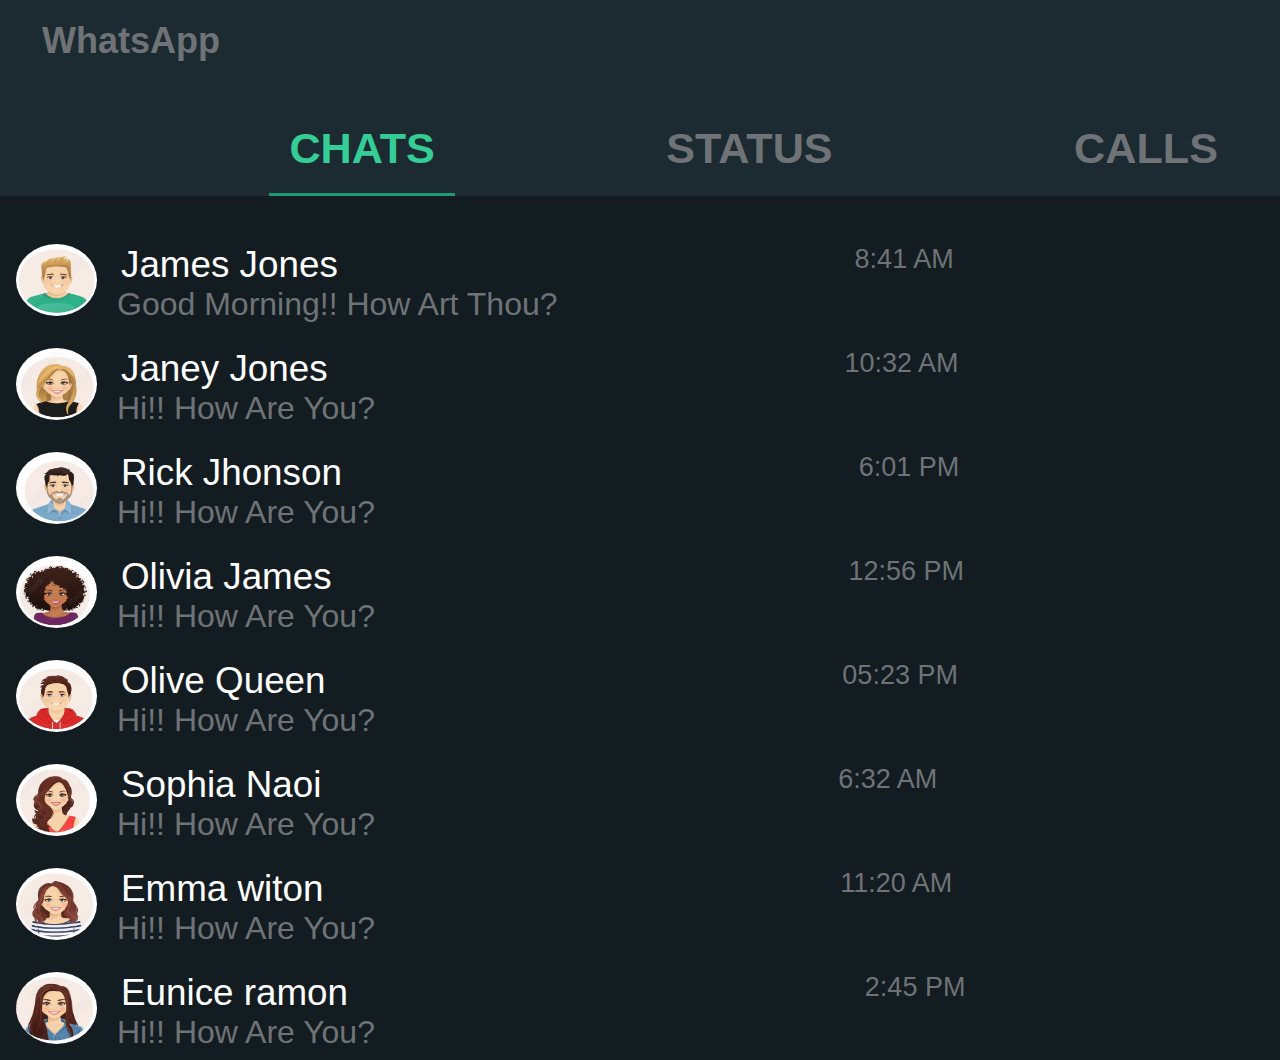
<file: index.html>
<html lang="en">
<head>
    <meta charset="UTF-8">
    <meta http-equiv="X-UA-Compatible" content="IE=edge">
    <meta name="viewport" content="width=device-width, initial-scale=1.0">

    <!-- Custom CSS -->
    <link rel="stylesheet" href="style.css">

    <!-- Favicon -->
    <link rel="shortcut icon" href="images/favicon.png" type="image/x-icon">
    
    <!-- FontAwesome CDN -->
    <link rel="stylesheet" href="https://pro.fontawesome.com/releases/v5.10.0/css/all.css" integrity="sha384-AYmEC3Yw5cVb3ZcuHtOA93w35dYTsvhLPVnYs9eStHfGJvOvKxVfELGroGkvsg+p" crossorigin="anonymous"/>

    <!-- Title -->
    <title>WhatsApp</title>
</head>
<body>
    
  <!-- <header>
    <nav>
      <div class="navbar__primary">
        <h1>Scroll Down</h1>
        <p>Scroll down to see the sticky effect.</p>
      </div>
      
      <div class="navbar__secondary" id="navbar__secondary">
        <h2>My Header</h2>
      </div>
    </nav>
  </header> -->
  
  <!-- Header Section -->
  <header class="header">

    <!-- Navbar -->
    <nav class="nav">

      <div class="nav__main" id="nav__main">
        <!-- First Navbar -->
        <div class="nav__primary">
            <div class="nav__primary__logo">WhatsApp</div>
            <div class="nav__primary__search__more">
                <div class="nav__primary__search">

                  <!-- Trigger/Open The Search -->
                    <button onclick="showSearch()" class="nav__search__btn">
                      <i class="far fa-search"></i>
                    </button>
                </div>
                <div class="nav__primary__more">

                  <!-- Trigger/Open The Modal -->
                    <button id="nav__modal__btn" class="nav__modal__btn">
                      <i class="far fa-ellipsis-v"></i>
                    </button>
                </div>
            </div>
        </div>

        <!-- The Modal -->
        <div id="myModal" class="modal">

          <!-- Modal content -->
          <div class="modal-content">
            <!-- <span class="close">&times;</span> -->
            <p>New group</p>
            <p>New broadcast</p>
            <p>Linked devices</p>
            <p>Starred messages</p>
            <p>Payments</p>
            <p>Settings</p>
          </div>

        </div>

        <!-- Second Navbar -->
        <div class="nav__secondary" id="nav__secondary">
            <a href="#tab-1" onclick="addActiveClass_01()">
              <div class="nav__secondary__camera" id="show__camera">
                <i class="fas fa-camera"></i>
              </div>
            </a>
            <a href="#tab-2" onclick="addActiveClass_02()">
              <div class="nav__secondary__chat active" id="show__chat">
                CHATS
              </div>    
            </a>
            <a href="#tab-3" onclick="addActiveClass_03()">
              <div class="nav__secondary__status" id="show__status">
                STATUS
              </div>
            </a>
            <a href="#tab-4" onclick="addActiveClass_04()">
              <div class="nav__secondary__calls" id="show__calls">
                CALLS
              </div>
            </a>
        </div>
      </div>

      <div class="nav__search__main nav__hidden" id="nav__search__main">

          <div class="nav__search__primary">
            <div class="nav__search__back">
              <button onclick="showHome()" class="nav__back__btn">
                <i class="far fa-arrow-left"></i>
              </button>
            </div>
            <div class="nav__serach__bar">
              <input type="text" name="search" id="search" placeholder="Search..." />
            </div>
          </div>

          <div class="nav__search__secondary">
            <div class="nav__search__secondary__row">
              <div class="nav__search__secondary__photos">
                <i class="fas fa-image"></i> <span>Photos</span> 
              </div>
              <div class="nav__search__secondary__videos">
                <i class="fas fa-video"></i> Videos
              </div>
              <div class="nav__search__secondary__links">
                <i class="fas fa-link"></i> Links
              </div>
            </div>
            <div class="nav__search__secondary__row">
              <div class="nav__search__secondary__gifs">
                <img src="svg/gif.svg" alt="gif image"> GIFs
              </div>
              <div class="nav__search__secondary__audio">
                <i class="fas fa-headphones"></i> Audio
              </div>
              <div class="nav__search__secondary__documents">
                <i class="fas fa-file-alt"></i> Documents
              </div>
            </div>
          </div>
      </div>

    </nav>
  </header>

  <!-- Main Section -->
  <main>
    <section>
      <div class="tab">
        <div id="tab-1" class="tab-content">tab 1 content</div>
        <div id="tab-2" class="tab-content">tab 2 content</div>
        <div id="tab-3" class="tab-content">tab 3 content</div>
        <div id="tab-4" class="tab-content">tab 4 content</div>
      </div>
    </div>
    </section>
  </main>
  
  <script src="index.js"></script>
  <script src="https://code.jquery.com/jquery-1.10.2.js"></script>

  <script>

    // Show Camera Content
    $(function(){
      $("#tab-1").load("camera.html");
    });

    // Show Chat Content
    $(function(){
      $("#tab-2").load("chats.html");
    });

    // Show Status Content
    $(function(){
      $("#tab-3").load("status.html");
    });

    // Show Calls Content
    $(function(){
      $("#tab-4").load("calls.html");
    });

    // Switching Tabs
    $(document).ready(function(){

    $('a').click(function(event) {
      event.preventDefault();
      
      // display only active tab content
      var activeTab = $(this).attr("href");
      $('.tab-content').not(activeTab).css("display","none");
      $(activeTab).fadeIn();
      
      });
    });
  </script>
</body>
</html>
</file>
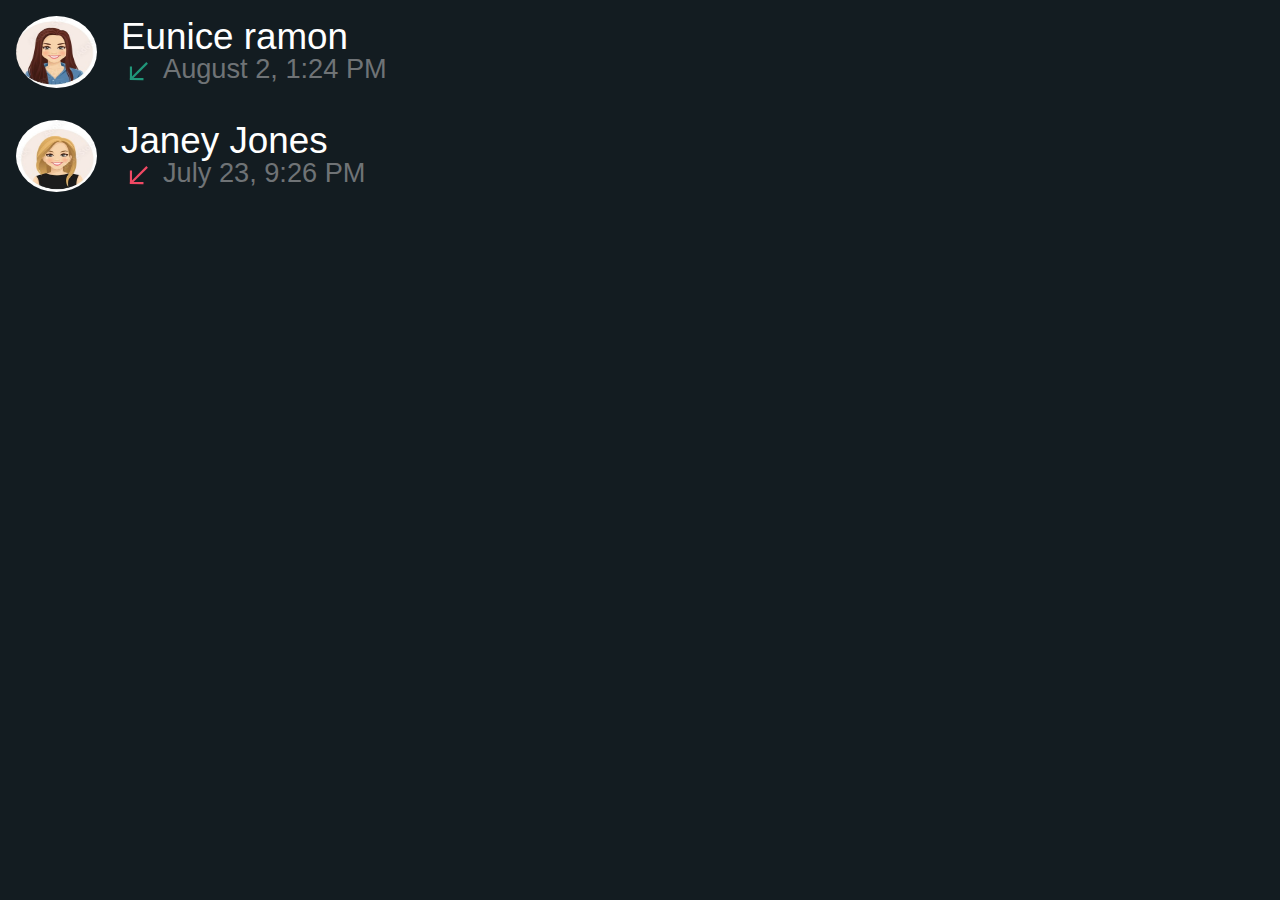
<file: calls.html>
<html lang="en">
<head>
    <meta charset="UTF-8">
    <meta http-equiv="X-UA-Compatible" content="IE=edge">
    <meta name="viewport" content="width=device-width, initial-scale=1.0">
    
    <!-- Custom CSS -->
    <link rel="stylesheet" href="style.css">

    <title>Calls</title>
</head>
<body>
    <main>
        <section>
            <!-- Call Profile Card 01 -->
            <div class="profile__card">
                <div class="profile__picture">
                    <img src="images/profile_08.jpg" alt="profile 01" />
                </div>
                <div class="profile__details">
                    <div class="profile__title">
                        <div class="profile__name size">
                            Eunice ramon
                        </div>
                        <div class="call_profile__time">
                            <i class="fas fa-phone-alt"></i>
                        </div>
                    </div>
                    <div class="profile__subtitle space">
                       <img src="svg/arrow_green.svg" alt=""><span class="subtitle"> August 2, 1:24 PM </span>
                    </div>
                </div>
            </div>

            <!-- Call Profile Card 02 -->
            <div class="profile__card">
                <div class="profile__picture">
                    <img src="images/profile_02.jpg" alt="profile 02" />
                </div>
                <div class="profile__details">
                    <div class="profile__title">
                        <div class="profile__name size">
                            Janey Jones
                        </div>
                        <div class="call_profile__time sp1">
                            <i class="fas fa-phone-alt"></i>
                        </div>
                    </div>
                    <div class="profile__subtitle space">
                       <img src="svg/arrow_red.svg" alt=""><span class="subtitle"> July 23, 9:26 PM </span>
                    </div>
                </div>
            </div>
        </section>
    </main>
</body>
</html>
</file>
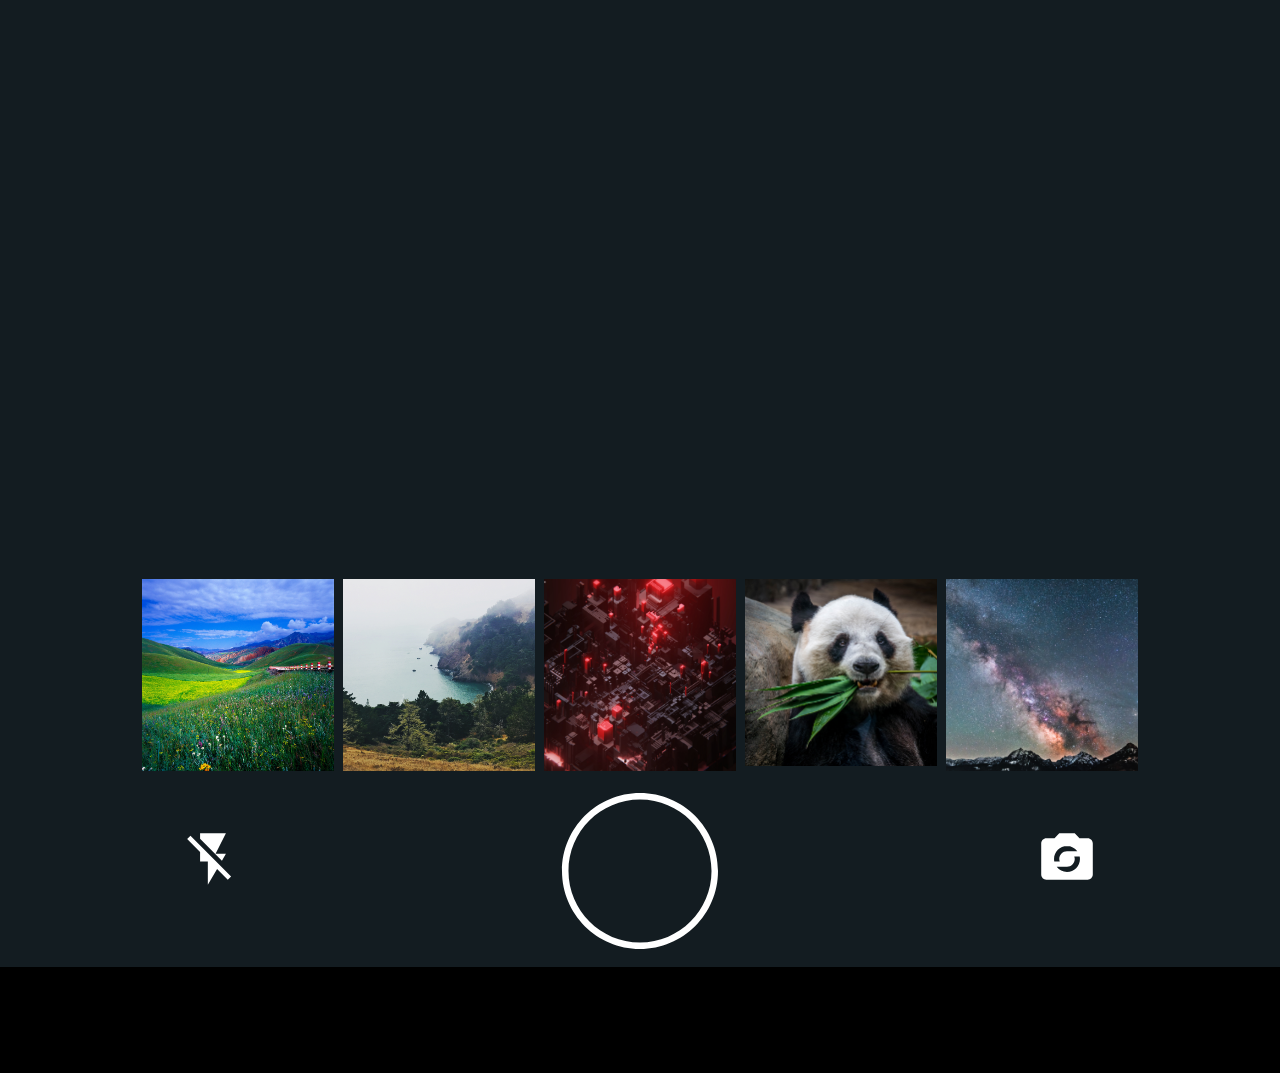
<file: camera.html>
<html lang="en">
<head>
    <meta charset="UTF-8">
    <meta http-equiv="X-UA-Compatible" content="IE=edge">
    <meta name="viewport" content="width=device-width, initial-scale=1.0">
    <!-- Custom CSS -->
    <link rel="stylesheet" href="style.css">

    <!-- Title -->
    <title>Camera</title>
</head>
<body>

    <div class="camera__up">
        <i class="fas fa-chevron-up"></i>
    </div>
    <div class="camera__container">
        <div class="camera__pic">
            <img src="images/camera_01.jpg" alt="camera image" />
        </div>
        <div class="camera__pic">
            <img src="images/camera_02.jpg" alt="camera image" />
        </div>
        <div class="camera__pic">
            <img src="images/camera_03.jpg" alt="camera image" />
        </div>
        <div class="camera__pic">
            <img src="images/camera_04.jpg" alt="camera image" />
        </div>
        <div class="camera__pic">
            <img src="images/camera_05.jpg" alt="camera image" />
        </div>
    </div>

    <div class="camera__icons">
        <div class="camera__flash">
            <img src="svg/flash_off.svg" alt="camera flash" />
        </div>
        <div class="camera__tap">
            <img src="svg/circle.svg" alt="camera tap button" />
        </div>
        <div class="camera__button">
            <img src="svg/camera.svg" alt="camera button" />
        </div>
    </div>
    <div class="camera__instruction">
        Hold for video, tap for photo
    </div>

</body>
</html>
</file>
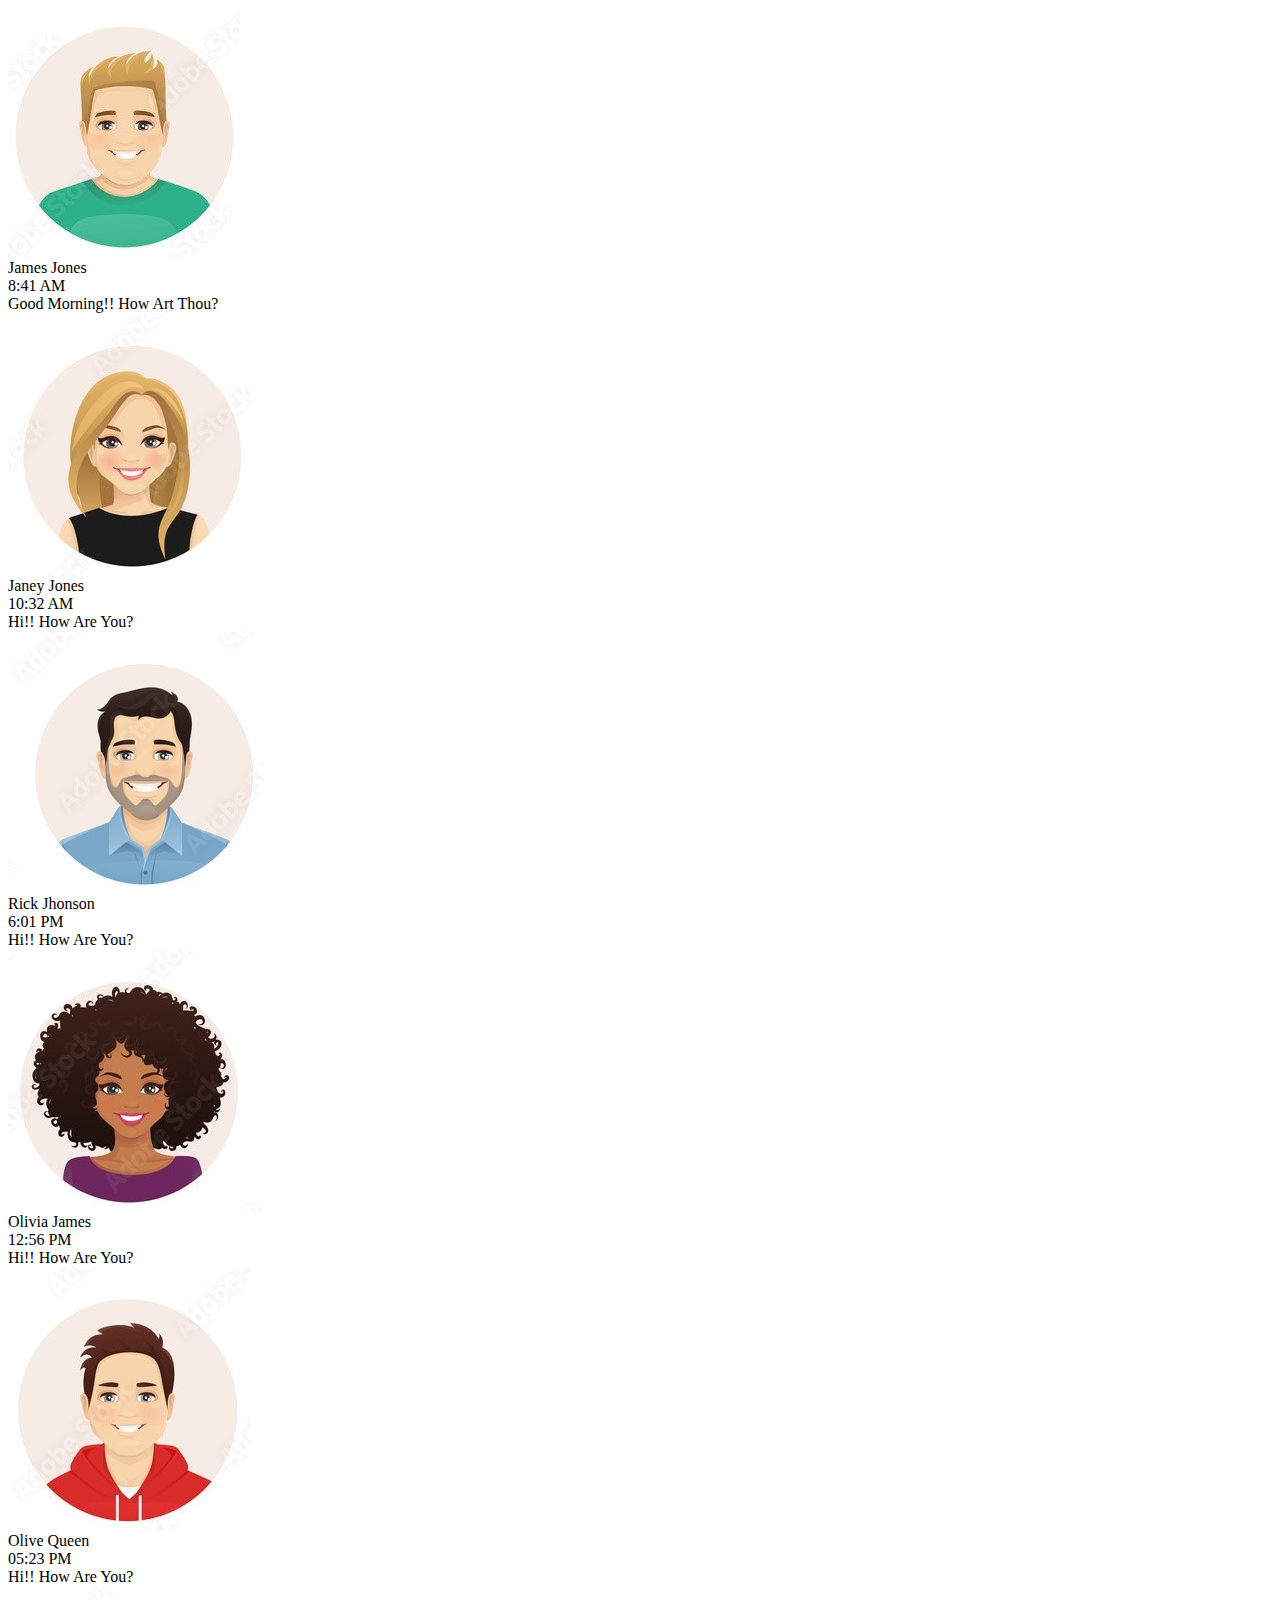
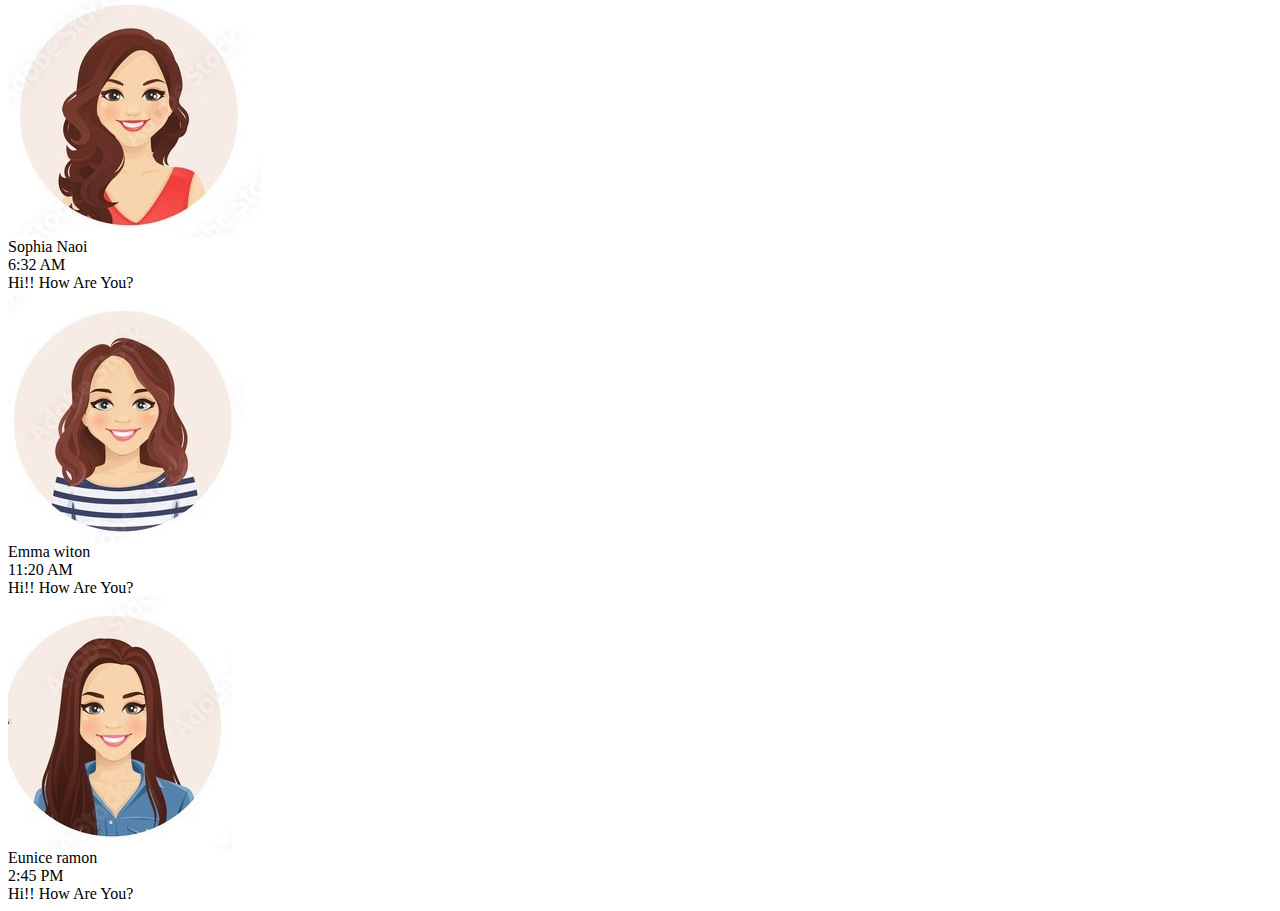
<file: chats.html>
<html lang="en">
<head>
    <meta charset="UTF-8">
    <meta http-equiv="X-UA-Compatible" content="IE=edge">
    <meta name="viewport" content="width=device-width, initial-scale=1.0">
    <title>Chats</title>
</head>
<body>
    <!-- Main Section -->
    <main>
        <section>
            <!-- Profile Card 01 -->
            <div class="profile__card">
                <div class="profile__picture">
                    <img src="images/profile_01.jpg" alt="profile 01" />
                </div>
                <div class="profile__details">
                    <div class="profile__title">
                        <div class="profile__name">
                            James Jones
                        </div>
                        <div class="profile__time">
                            8:41 AM 
                        </div>
                    </div>
                    <div class="profile__subtitle">
                        Good Morning!! How Art Thou?
                    </div>
                </div>
            </div>

            <!-- Profile Card 02 -->
            <div class="profile__card">
                <div class="profile__picture">
                    <img src="images/profile_02.jpg" alt="profile 01" />
                </div>
                <div class="profile__details">
                    <div class="profile__title">
                        <div class="profile__name size">
                            Janey Jones
                        </div>
                        <div class="profile__time">
                            10:32 AM 
                        </div>
                    </div>
                    <div class="profile__subtitle">
                        Hi!! How Are You?
                    </div>
                </div>
            </div>

            <!-- Profile Card 03 -->
            <div class="profile__card">
                <div class="profile__picture">
                    <img src="images/profile_03.jpg" alt="profile 01" />
                </div>
                <div class="profile__details">
                    <div class="profile__title">
                        <div class="profile__name size">
                            Rick Jhonson
                        </div>
                        <div class="profile__time">
                            6:01 PM 
                        </div>
                    </div>
                    <div class="profile__subtitle">
                        Hi!! How Are You?
                    </div>
                </div>
            </div>

            <!-- Profile Card 04 -->
            <div class="profile__card">
                <div class="profile__picture">
                    <img src="images/profile_04.jpg" alt="profile 01" />
                </div>
                <div class="profile__details">
                    <div class="profile__title">
                        <div class="profile__name size">
                            Olivia James
                        </div>
                        <div class="profile__time">
                            12:56 PM 
                        </div>
                    </div>
                    <div class="profile__subtitle">
                        Hi!! How Are You?
                    </div>
                </div>
            </div>

            <!-- Profile Card 05 -->
            <div class="profile__card">
                <div class="profile__picture">
                    <img src="images/profile_05.jpg" alt="profile 01" />
                </div>
                <div class="profile__details">
                    <div class="profile__title">
                        <div class="profile__name size">
                            Olive Queen
                        </div>
                        <div class="profile__time">
                            05:23 PM 
                        </div>
                    </div>
                    <div class="profile__subtitle">
                        Hi!! How Are You?
                    </div>
                </div>
            </div>

            <!-- Profile Card 06 -->
            <div class="profile__card">
                <div class="profile__picture">
                    <img src="images/profile_06.jpg" alt="profile 01" />
                </div>
                <div class="profile__details">
                    <div class="profile__title">
                        <div class="profile__name size">
                            Sophia Naoi
                        </div>
                        <div class="profile__time">
                            6:32 AM 
                        </div>
                    </div>
                    <div class="profile__subtitle">
                        Hi!! How Are You?
                    </div>
                </div>
            </div>

            <!-- Profile Card 07 -->
            <div class="profile__card">
                <div class="profile__picture">
                    <img src="images/profile_07.jpg" alt="profile 01" />
                </div>
                <div class="profile__details">
                    <div class="profile__title">
                        <div class="profile__name size">
                            Emma witon
                        </div>
                        <div class="profile__time">
                            11:20 AM 
                        </div>
                    </div>
                    <div class="profile__subtitle">
                        Hi!! How Are You?
                    </div>
                </div>
            </div>

            <!-- Profile Card 08 -->
            <div class="profile__card">
                <div class="profile__picture">
                    <img src="images/profile_08.jpg" alt="profile 01" />
                </div>
                <div class="profile__details">
                    <div class="profile__title">
                        <div class="profile__name size">
                            Eunice ramon
                        </div>
                        <div class="profile__time">
                            2:45 PM 
                        </div>
                    </div>
                    <div class="profile__subtitle">
                        Hi!! How Are You?
                    </div>
                </div>
            </div>
        </section>
    </main>
</body>
</html>
</file>
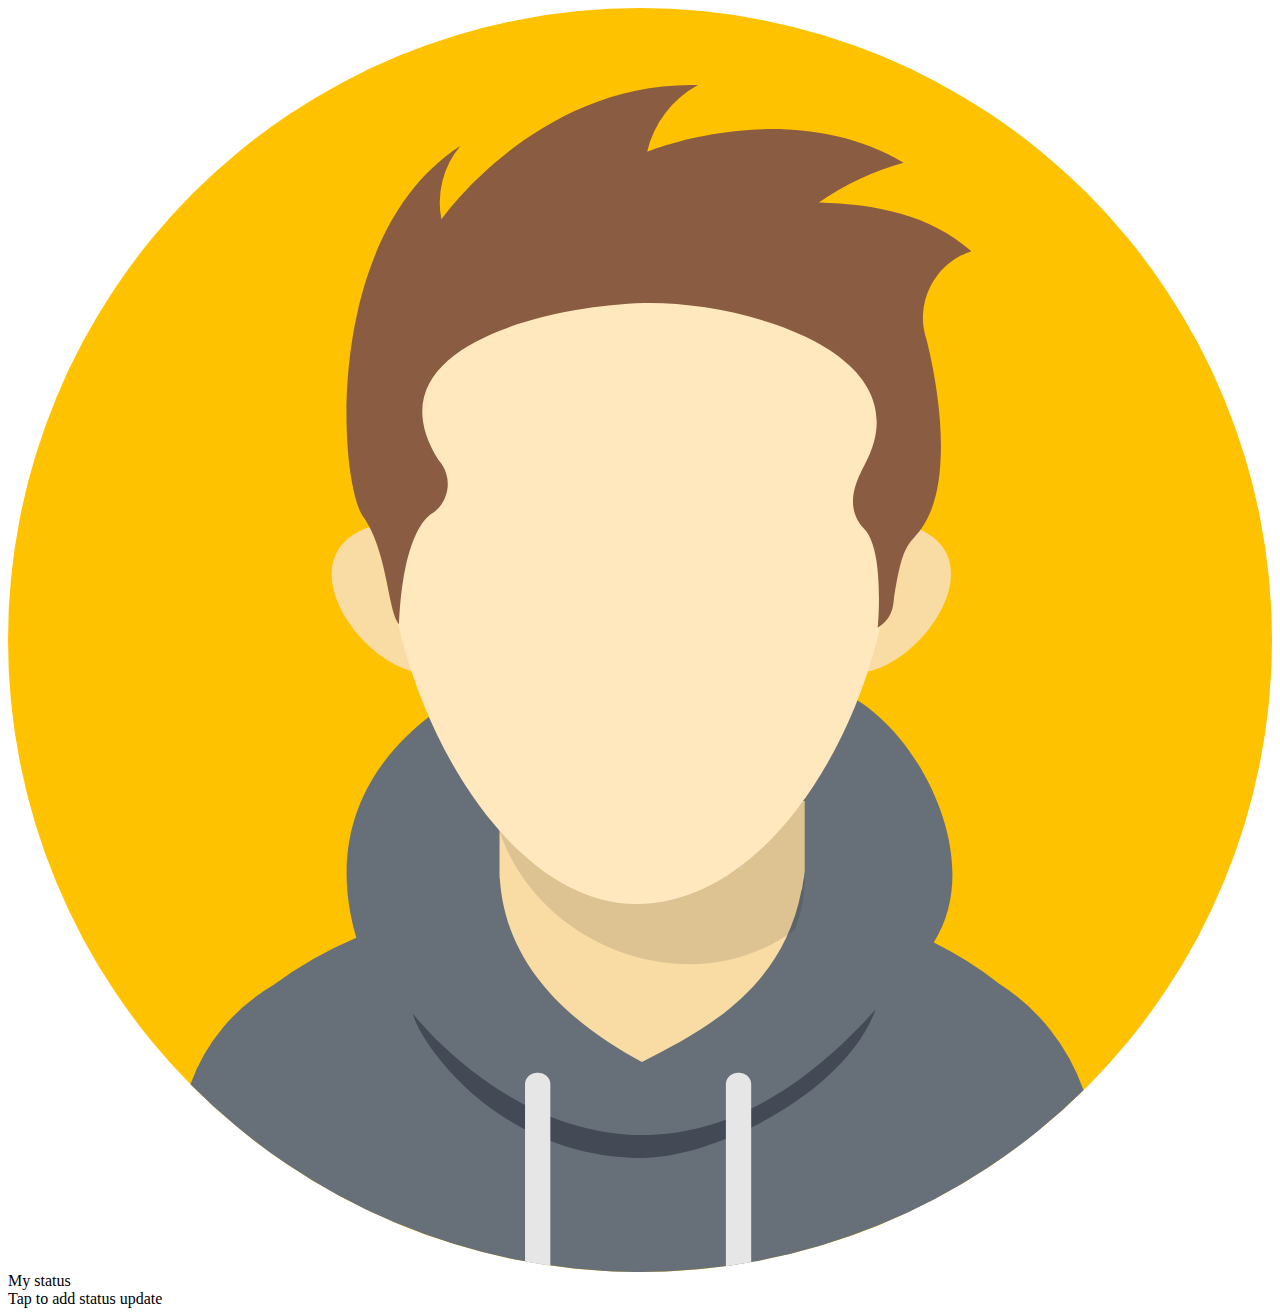
<file: status.html>
<html lang="en">
<head>
    <meta charset="UTF-8">
    <meta http-equiv="X-UA-Compatible" content="IE=edge">
    <meta name="viewport" content="width=device-width, initial-scale=1.0">
    <title>Status</title>
</head>
<body>
    <main>
        <section>
            <div class="status__container">
                <div class="status__image__container">
                    <div class="status__image">
                        <img src="svg/profile.svg" alt="user image" />
                    </div>
                    <div class="status__add">
                        <i class="fal fa-plus"></i>
                    </div>
                </div>

                <div class="status__text__container">
                    <div class="status__title">
                        My status
                    </div>
                    <div class="status__subtitle">
                        Tap to add status update
                    </div>
                </div>
            </div>
        </section>
    </main>
</body>
</html>
</file>
<file: style.css>
/* Colors */
:root {

    /* Dark-Mode */
    --nav-color: #1c2a31;
    --bg-color: #131C21;
    --text-color: #6F7376;
    --msg-color: #056162;
    --nav-green: #20977a;
    --mic-green: #35CD96;
    --name-color: #fff;
    --read-tick-color: #34B7F1;
    --room-dark : #396CD3;
    --room-light: #4079EC;
    --contact-dark: #0795DC;
    --contact-light: #0EABF4;
    --document-dark: #5157AE;
    --document-light: #5F66CD;
    --camera-dark: #D3396D;
    --camera-light: #EC407A;
    --photos-dark: #AC44CF;
    --photos-light: #BF59CF;

    /* Light-Mode */
}

* {
    margin: 0px;
    padding: 0px;
    box-sizing: border-box;
}

body {
    background-color: var(--bg-color);
    font-family: Segoe UI,Helvetica Neue,Helvetica,Lucida Grande,Arial,Ubuntu,Cantarell,Fira Sans,sans-serif;
}

.content {
    padding: 16px;
    color: #f1f1f1;
}
  
.sticky {
    position: fixed;
    top: 0;
    width: 100%;
  }
  
.sticky + .content {
    padding-top: 102px;
  }
  
nav {
    color: var(--text-color);
    font-size: 4vh;
    font-weight: 600;
    background-color: var(--nav-color);
    box-shadow: 0 7px rgb(225 225 225 / 0%);
}

.nav__hidden {
    display: none;
}
.nav__search__main {
    margin-top: -0.9rem;
}

.nav__primary {
    display: flex;
    justify-content: space-between;
}

.nav__primary__search__more {
    display: flex;
    gap: 1rem;
}

.nav__search__btn {
    font-size: 25px;
    border-radius: 50%;
    padding: 7px 7px;
    background-color: transparent;
    outline: none;
    border: none;
    color: var(--text-color);
}

.nav__search__btn:hover {
    animation: slide 0.2s ease-in-out;
}

.nav__modal__btn {
    font-size: 30px;
    border-radius: 50%;
    padding: 5px 16px;
    background-color: transparent;
    outline: none;
    border: none;
    color: var(--text-color);
}

.nav__modal__btn:hover {
    animation: slide 0.2s ease-in-out;
}

.nav__secondary {
    display: flex;
    justify-content: space-between;
    background-color: var(--nav-color);
}

.nav__secondary__camera {
    height: 100%;
}

.nav__secondary__camera:hover {
    animation: slide 0.2s ease-in-out;
}

.nav__secondary__chat {
    height: 100%;
}

.nav__secondary__chat:hover {
    animation: slide 0.2s ease-in-out;
}

.nav__secondary__status {
    height: 100%;
}

.nav__secondary__status:hover {
    animation: slide 0.2s ease-in-out;
}

.nav__secondary__calls {
    height: 100%;
}

.nav__secondary__calls:hover {
    animation: slide 0.2s ease-in-out;
}

.tab-content {
    display: none;
    color: var(--name-color);
  }

#tab-2 {
    display: block;
}


/* The Modal (background) */
.modal {
    display: none; /* Hidden by default */
    position: fixed; /* Stay in place */
    z-index: 1; /* Sit on top */
    left: 82px;
    top: -48px;
    width: 100%; /* Full width */
    height: 100%; /* Full height */
    overflow: auto; /* Enable scroll if needed */
  }
  
  /* Modal Content/Box */
  .modal-content {
    background-color: var(--nav-color);
    margin: 15% auto; /* 15% from the top and centered */
    font-size: 1.1rem;
    color: var(--name-color);
    font-weight: 300;
    box-shadow: 3px 3px 5px 6px rgba( 25, 25, 25, 0.2);
    width: 50%; /* Could be more or less, depending on screen size */
  }

  .modal-content > p {
      padding: 10px 15px;
  }
   
.modal-content > p:hover {
    animation: slide 0.2s ease-in-out;
}

.active {
    color: var(--mic-green);
    border-bottom: 3px solid var(--nav-green);
} 

.nav__serach__main {
    background-color: var(--nav-color);
    display: flex;
    transition: 3s ease-in-out 1s;
}

.nav__search__primary {
    display: flex;
    gap: 1rem;
    margin: 1rem;
    padding: 1rem 0.4rem 0 0.4rem;
}

a {
    text-decoration: none;
    color: var(--text-color);
}

a:hover {
    text-decoration: none;
}
.nav__search__back {
    padding: 2px;
    font-size: 25px;
}

.nav__serach__bar > input {
    width: 150%;
    height: 100%;
    border: none;
    background-color: transparent;
    font-size: 1.2rem;
    outline: none;
    caret-color: var(--mic-green);
}

.nav__search__secondary__row {
    display: flex;
    flex-wrap: wrap;
    flex-direction: row;
    justify-content: start; 
    align-content: start;
    color: var(--name-color);
}

.nav__back__btn {
    font-size: 25px;
    border-radius: 50%;
    padding: 7px 9px;
    background-color: transparent;
    outline: none;
    border: none;
    color: var(--text-color);
}

.nav__back__btn:hover {
    animation: slide 0.2s ease-in-out;
}

.nav__search__secondary__photos {
    display: flex;
    gap: 0.5rem;
    font-size: 16px;
    font-weight: 400;
    margin: 1em -0.1em 1em 0.6em;
    padding: 0.3em 0.8em 0.4em 0.8em;
    border-radius: 25px;
    background-color: #263b46;
}

.nav__search__secondary__photos > i {
    font-size: 1rem;
    margin-top: 3px;
}

.nav__search__secondary__photos:hover {
    animation: slide1 0.6s ease-in-out;
}

.nav__search__secondary__videos {
    display: flex;
    gap: 0.5rem;
    font-size: 16px;
    font-weight: 400;
    margin: 1em -0.4em 1em 0.6em;
    padding: 0.3em 0.8em 0.4em 0.8em;
    border-radius: 25px;
    background-color: #263b46;
}

.nav__search__secondary__videos > i {
    font-size: 1rem;
    margin-top: 3px;
}

.nav__search__secondary__videos:hover {
    animation: slide1 0.6s ease-in-out;
}

.nav__search__secondary__links {
    display: flex;
    gap: 0.5rem;
    font-size: 16px;
    font-weight: 400;
    margin: 1em 0em 1em 0.9em;
    padding: 0.3em 0.8em;
    border-radius: 25px;
    background-color: #263b46;
}

.nav__search__secondary__links > i {
    font-size: 1rem;
    margin-top: 3px;
}

.nav__search__secondary__links:hover {
    animation: slide1 0.6s ease-in-out;
}

.nav__search__secondary__gifs {
    display: flex;
    gap: 0.5rem;
    font-size: 15px;
    font-weight: 400;
    margin: -0.4em 0em 1em 0.6em;
    padding: 0.4em 1em 0em 1em;
    border-radius: 25px;
    background-color: #263b46;
}

.nav__search__secondary__gifs > img {
    margin: -8px -4px 0 -5px;
    width: 2rem;
    height: 2rem;
}

.nav__search__secondary__gifs:hover {
    animation: slide1 0.6s ease-in-out;
}

.nav__search__secondary__audio {
    display: flex;
    gap: 0.5rem;
    font-size: 15px;   
    font-weight: 400;
    margin: -0.4em 0em 1em 0.4em;
    padding: 0.3em 1em 0em 1em;
    border-radius: 25px;
    background-color: #263b46;
}

.nav__search__secondary__audio > i {
    font-size: 1rem;
    margin-top: 3px;
}

.nav__search__secondary__audio:hover {
    animation: slide1 0.6s ease-in-out;
}

.nav__search__secondary__documents {
    display: flex;
    gap: 0.5rem;
    font-size: 15px;
    font-weight: 400; 
    margin: -0.4em 0em 1em 0.4em;
    padding: 0.4em 1em 0em 1em;
    border-radius: 25px;
    background-color: #263b46;
}

.nav__search__secondary__documents > i {
    font-size: 0.8rem;
    margin-top: 3px;
}

.nav__search__secondary__documents:hover {
    animation: slide1 0.6s ease-in-out;
}

.profile__card {
    display: flex;
    gap: 1rem;
    color: #6F7376;
}

.profile__card:hover {
    animation: slide 0.2s ease-in-out;
}

.profile__picture {
    height: 8vh;
    width: 9vh;
}

.profile__picture > img {
    height: 100%;
    width: 100%;
    border: none;
    border-radius: 50%;
}

.profile__details {
    display: flex;
    flex-flow: column;
}
.profile__title {
    display: flex;
    gap: 5.3rem;  
    margin-top: 16px;
}

.size {
    gap: 4.3rem;
}

.profile__name {
    color: var(--name-color);
    font-size: 1.3rem;
    margin-left: -16px;
}

.profile__time {
    font-size: 14px;
}

.profile__subtitle {
    margin-left: -18px;
}

/* Camera Styling */

.camera__container {
    display: flex;
    flex-wrap: wrap-reverse;
    flex-direction: row;
    justify-content: center;
    align-items: auto;
    align-content: space-between;
}

.camera__pic {
    flex: 0 0 auto;
    margin: 1.5px;
}

.camera__pic > img {
    width: 4.25rem;
}

.camera__icons {
    display: flex;
    justify-content: space-around;   
}

.camera__up {
    padding: 4px;
    margin: 17.4rem 0 0 10rem;
}

.camera__tap > img {
    width: 6rem;
}

.camera__flash > img {
    width: 1.9rem;
    margin: 2rem 0 0 2rem;
}

.camera__button > img {
    width: 1.9rem;
    margin: 2rem 2rem 0 0;
}

.camera__instruction {
    text-align: center;
    font-size: 1.1rem;
    padding: 0.5rem;
    background-color: black;
}

/* Status Styling */
.status__image > img {
    width: 38%;
    border-radius: 50%;
}

.status__image {
    padding: 14px;
}

.status__container {
    display: flex;
}

.status__container:hover {
    animation: slide 0.2s ease-in-out;
}


.status__add {
    position: absolute;
    font-size: 1.1rem;
    background-color: var(--nav-green);
    border: 2px solid var(--bg-color);
    border-radius: 50%;
    width: 7%;
    height: 4%;
    padding: 4.5px;
    margin: -38px 0 0 45px;
}

.status__text__container {
    margin: 16px 0 0 -88px;
}

.status__title {
    font-size: 1.4rem;
}

.status__subtitle {
    color: var(--text-color);
    font-size: 1.1rem;
}

/* Call Styling */
.call_profile__time {
    color: #20977a;
    font-size: 1.6rem;
}

.space {
    margin-top: -8px;
}

.sp1 {
    margin-left: 20px;
}

.fa-phone-alt {
    padding-top: 12px;
}

.profile__subtitle > img {
    width: 15px;
    padding-right: 3px;
}

/* Animation Slide white */
@-webkit-keyframes slide {
    0% {
        background-color: rgba( 225, 225, 225, 0.2);
    }
    100% {
        background-color: rgba( 225, 225, 225, 0.4);
    }
}

/* Animation Slide1 black */
@-webkit-keyframes slide1 {
    0% {
        background-color: rgba(37, 25, 25, 0.2);
        z-index: 2;
    }
    100% {
        background-color: rgba(37, 25, 25, 0.2);
        z-index: 2;
    }
}

/* for mobile portrait / very small devices */
@media (min-width: 280px) {
    .nav__primary {
        margin: 0 1.1rem 0.8rem 1.1rem;
        padding: 13px 0 4px 0;
    }
    .nav__secondary {
        font-size: 1.2rem;
    }
    .nav__secondary__camera {
        height: 100%;
        padding: 23px;
    }
    .nav__secondary__chat {
        height: 100%;
        padding: 20px;
    }
    .nav__secondary__status {
        height: 100%;
        padding: 20px;
    }
    
    .nav__secondary__calls {
        height: 100%;
        padding: 20px;
    }
    .profile__picture {
        margin: 1rem;
    }
}

/* for mobile portrait / small devices */
@media (min-width: 350px) {
    .status__add {
        margin: -36px 0 0 52px;
        padding: 4.1px;
    }
    .status__image > img {
        width: 23%;
    }
    .status__text__container {
        margin: 21px 0 0 -226px;
    }
}

/* for mobile portrait / small devices */
@media (min-width: 411px) {
    .camera__pic > img {
        width: 4.9rem;
    }
    .camera__up {
        margin: 21.4rem 0 0 12rem;
    }
    .profile__title {
        gap: 7.3rem;
    }
    .status__add {
      padding: 4.8px;
    }
    .modal {
        left: 96px;
        top: -52px;
    }
}

/* for mobile portrait / small devices */
@media (min-height: 823px) {
    .camera__up {
        margin: 27.4rem 0 0 12rem;
    }
}
/* for mobile landscape / small devices */
@media only screen and (min-width: 768px) {
    .camera__pic > img {
        width: 8.99rem;
    }
    .camera__pic {
        margin: 4.5px;
    }
    .camera__tap > img {
        width: 8rem;
    }
    .camera__flash > img {
        width: 2.9rem;
        margin: 2.3rem 0 0 2rem;
    }
    .camera__button > img {
        width: 2.9rem;
        margin: 2.3rem 2rem 0 0;
    }
    .camera__instruction {
        font-size: 2.1rem;
        padding: 1.5rem;
    }
    .camera__up {
        margin: 25.4rem 0 0 22rem;
        font-size: 1.6rem;
    }
    .nav__primary {
        margin: 0 3.1rem 1.8rem 2.1rem;
        padding: 2rem 0 4px 0;
    }
    .nav__secondary {
        font-size: 2.2rem;
    }
    .nav__secondary__calls {
        padding: 20px 30px;
    }
    .nav__search__btn {
        font-size: 35px;
    }
    .nav__modal__btn {
        font-size: 42px;
    }
    .modal-content {
        font-size: 1.89rem;
        width: 38%;
    }
    .modal-content > p {
        padding: 14px 35px;
    }
    .modal {
        left: 227px;
        top: -92px;
    }
    .nav__serach__bar > input {
        font-size: 2.2rem;
    }
    .nav__back__btn {
        font-size: 38px;
    }
    .nav__search__secondary__photos {
        font-size: 26px;
    }
    .nav__search__secondary__photos > i {
        font-size: 1.3rem;
        margin-top: 7px;
    }
    .nav__search__secondary__videos {
        font-size: 24px;
    }
    .nav__search__secondary__videos > i {
        font-size: 1.3rem;
        margin-top: 8px;
    }
    .nav__search__secondary__links {
        font-size: 25px;
    }
    .nav__search__secondary__links > i {
        font-size: 1.3rem;
        margin-top: 5px;
    }
    .nav__search__secondary__gifs {
        font-size: 25px;
    }
    .nav__search__secondary__gifs > img {
        margin: -9px -4px 0 -9px;
        width: 3rem;
        height: 3rem;
    }
    .nav__search__secondary__audio {
        font-size: 24px;
    }
    .nav__search__secondary__audio > i {
        font-size: 1.3rem;
        margin-top: 4px;
    }
    .nav__search__secondary__documents {
        font-size: 24px;
    }
    .nav__search__secondary__documents > i {
        font-size: 1.3rem;
        margin-top: 3px;
    }
    .profile__name {
        font-size: 2.3rem;
        margin-left: -8px;
    }
    .profile__subtitle > img {
        width: 26px;
        margin: 10px;
    }
    .subtitle {
        font-size: 1.7rem;
        margin-top: 3px;
        position: absolute;
    }
    .call_profile__time {
        font-size: 2.6rem;
    }
    .profile__title {
        gap: 19.3rem;
    }
    .status__image > img {
        width: 33%;
    }
    .status__image {
        padding: 23px;
    }
    .status__add {
        margin: -54px 0 0 71px;
        font-size: 2rem;
        width: 6%;
        padding: 2px 2px 2px 7px;
    }
    .status__title {
        font-size: 2.4rem;
    }
    .status__subtitle {
        font-size: 2.1rem;
    }
    .status__text__container {
        margin: 21px 0 0 -201px;
    }
    .profile__subtitle {
        margin-left: -12px;
        font-size: 1.6rem;
    }
    .profile__time {
        font-size: 26px;
    }
}

/* for large devices */
@media (min-width: 1024px) {
    .nav__primary {
        margin: 0 2rem 2rem 2rem;
        padding: 20px 10px 10px 10px;
    }
    .nav__primary__search__more {
        gap: 2rem;
    }
    .nav__secondary {
        margin: 2rem;
        padding-bottom: 0px;
        font-size: 2.7rem;
    }
    .nav__search__btn {
        font-size: 41px;
    }
    .nav__modal__btn {
        font-size: 46px;
    }
    .modal-content {
        font-size: 2.2rem;
        width: 32%;
    }
    .modal {
        left: 21rem;
        top: -129px;
    }
    .nav__serach__bar > input {
        font-size: 2.2rem;
    }
    .nav__back__btn {
        font-size: 38px;
    }
    .nav__search__secondary__photos {
        font-size: 32px;
        border-radius: 50px;
    }
    .nav__search__secondary__photos > i {
        font-size: 1.7rem;
        margin-top: 8px;
    }

    .nav__search__secondary__videos {
        font-size: 31px;
        border-radius: 50px;
    }

    .nav__search__secondary__videos > i {
        font-size: 1.7rem;
        margin-top: 8px;
    }

    .nav__search__secondary__links {
        font-size: 31px;
        border-radius: 50px;
    }
    .nav__search__secondary__links > i {
        font-size: 1.7rem;
        margin-top: 9px;
    }

    .nav__search__secondary__gifs {
        font-size: 31px;
        border-radius: 50px;
    }

    .nav__search__secondary__gifs > img {
        margin: -4px -4px 9px -9px;
        width: 3rem;
        height: 3rem;
    }
    .nav__search__secondary__audio {
        font-size: 31px;
        border-radius: 50px;
    }

    .nav__search__secondary__audio > i {
        font-size: 1.7rem;
        margin-top: 8px;
    }

    .nav__search__secondary__documents {
        font-size: 31px;
        border-radius: 50px;
    }

    .nav__search__secondary__documents > i {
        font-size: 1.7rem;
        margin-top: 7px;
    }   
    .nav__serach__bar > input {
        font-size: 3rem;
    }
    .nav__back__btn {
        font-size: 42px;
    }
    .profile__title {
        gap: 32.3rem;
    }
    .status__image > img {
        width: 43%;
    }
    .status__add {
        margin: -61px 0 0 84px;
        font-size: 2.8rem;
        width: 6%;
        padding: 2px 2px 2px 8px;
        border: 5px solid var(--bg-color);
    }
    .status__text__container {
        margin: 26px 0 0 -152px;
    }
    .status__title {
        font-size: 3rem;
    }
    .status__subtitle {
        font-size: 2.7rem;
    }
    .profile__subtitle {
        font-size: 2rem;
    }
    .profile__time {
        font-size: 27px;
    }
    .camera__pic > img {
        width: 11.99rem;
    }
    .camera__tap > img {
        width: 12rem;
    }
    .camera__flash > img {
        width: 3.9rem;
        margin: 3.3rem 0 0 2rem;
    }
    .camera__button > img {
        width: 3.9rem;
        margin: 3.3rem 2rem 0 0;
    }
    .camera__instruction {
        font-size: 3.1rem;
        padding: 1.5rem;
    }
    .camera__up {
        margin: 35.4rem 0 0 30rem;
        font-size: 2.6rem;
    }
}
</file>
